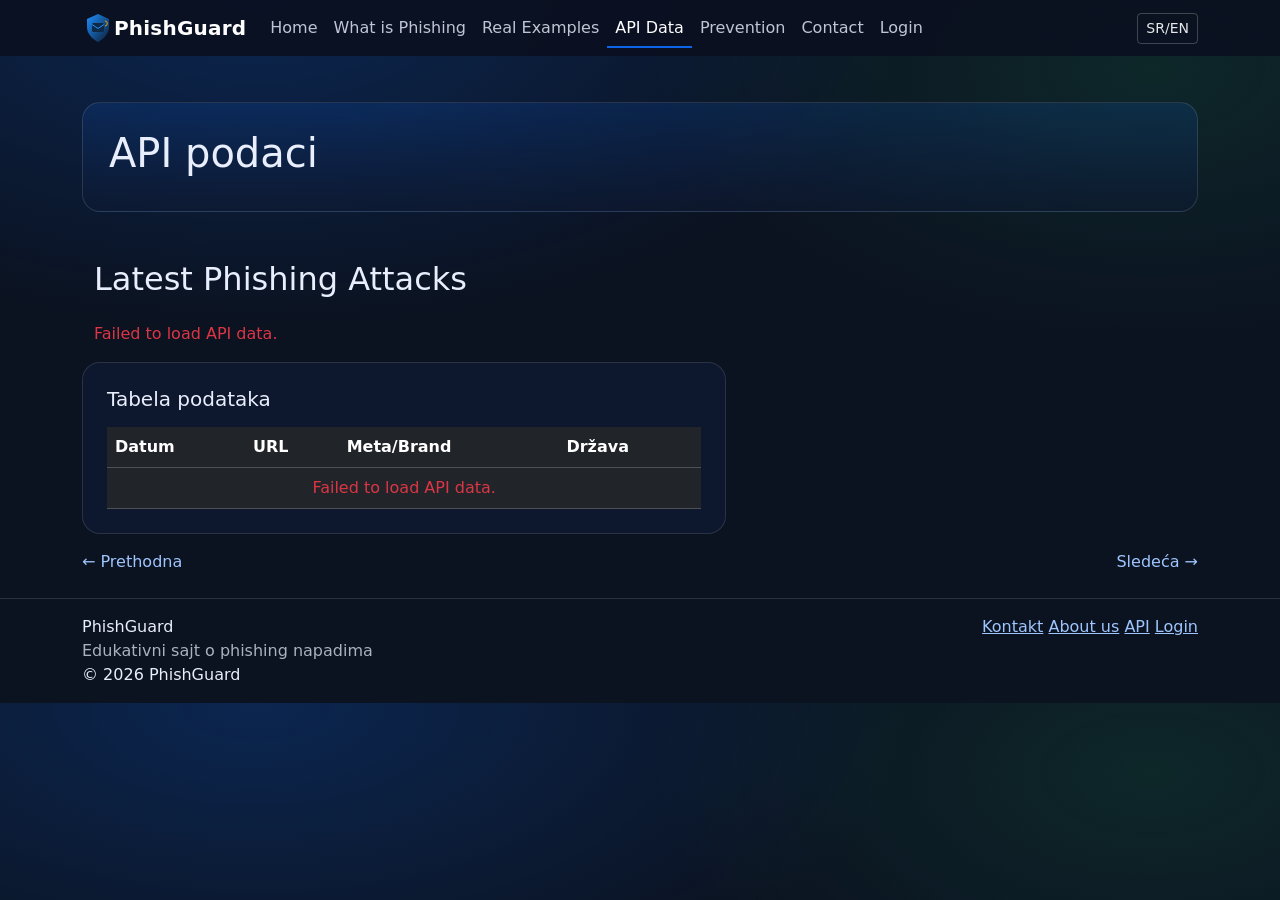
<file: api-data.html>
<!doctype html>
<html lang="sr">
    <head>
        <meta charset="utf-8" />
        <meta name="viewport" content="width=device-width, initial-scale=1" />
        <title>Podaci</title>
        <link
            href="https://cdn.jsdelivr.net/npm/bootstrap@5.3.3/dist/css/bootstrap.min.css"
            rel="stylesheet"
        />
        <link href="/assets/styles.css" rel="stylesheet" />
    </head>
    <body>
        <nav class="navbar navbar-expand-lg navbar-dark fixed-top">
            <div class="container">
                <img
                    src="/assets/phishguard_icon.svg"
                    alt="PhishGuard logo"
                    width="32"
                />
                <a class="navbar-brand" href="../index.html">PhishGuard</a>

                <button
                    class="navbar-toggler"
                    type="button"
                    data-bs-toggle="collapse"
                    data-bs-target="#navMain"
                >
                    <span class="navbar-toggler-icon"></span>
                </button>

                <div class="collapse navbar-collapse" id="navMain">
                    <ul class="navbar-nav me-auto mb-2 mb-lg-0">
                        <li class="nav-item">
                            <a class="nav-link" href="index.html">Home</a>
                        </li>
                        <li class="nav-item">
                            <a class="nav-link" href="what-is-phishing.html"
                                >What is Phishing</a
                            >
                        </li>
                        <li class="nav-item">
                            <a class="nav-link" href="real-examples.html"
                                >Real Examples</a
                            >
                        </li>
                        <li class="nav-item">
                            <a class="nav-link active" href="api-data.html"
                                >API Data</a
                            >
                        </li>
                        <li class="nav-item">
                            <a class="nav-link" href="prevention.html"
                                >Prevention</a
                            >
                        </li>
                        <li class="nav-item">
                            <a class="nav-link" href="contact.html">Contact</a>
                        </li>
                        <li class="nav-item">
                            <a class="nav-link" href="login.html">Login</a>
                        </li>
                    </ul>

                    <button
                        class="btn btn-outline-light btn-sm"
                        type="button"
                        id="translateBtn"
                        aria-label="Prevedi sadržaj"
                        title="Prevedi (SR/EN)"
                    >
                        SR/EN
                    </button>
                </div>
            </div>
        </nav>

        <main class="container py-4">
            <div class="hero mb-4">
                <h1 class="mb-2">API podaci</h1>
            </div>
            <div class="container mt-5">
                <h2 class="mb-4">Latest Phishing Attacks</h2>
                <div id="apiData">
                    <p>Loading data...</p>
                </div>
            </div>

            <div class="row g-3">
                <div class="col-lg-7">
                    <div class="card p-4 h-100">
                        <h5>Tabela podataka</h5>
                        <div class="table-responsive mt-2 mb-0">
                            <table
                                class="table table-dark table-hover align-middle mb-0"
                            >
                                <thead>
                                    <tr>
                                        <th>Datum</th>
                                        <th>URL</th>
                                        <th>Meta/Brand</th>
                                        <th>Država</th>
                                    </tr>
                                </thead>
                                <tbody id="apiRows">
                                    <tr>
                                        <td>—</td>
                                        <td colspan="3" class="text-muted">
                                            Redovi će se pojaviti nakon
                                            povezivanja API-ja.
                                        </td>
                                    </tr>
                                </tbody>
                            </table>
                        </div>
                    </div>
                </div>
            </div>
            <div class="d-flex justify-content-between mt-3">
                <a class="text-decoration-none" href="real-examples.html"
                    >← Prethodna</a
                >
                <a class="text-decoration-none" href="prevention.html"
                    >Sledeća →</a
                >
            </div>
        </main>

        <footer class="site-footer">
            <div
                class="container d-flex flex-column flex-md-row justify-content-between align-items-start gap-2"
            >
                <div>
                    <div class="footer-brand">PhishGuard</div>
                    <div class="text-muted">
                        Edukativni sajt o phishing napadima
                    </div>
                </div>

                <div class="footer-links">
                    <a href="/html/contact.html">Kontakt</a>
                    <a href="prevention.html">About us</a>
                    <a href="api-data.html">API</a>
                    <a href="login.html">Login</a>
                </div>
            </div>

            <div class="container footer-bottom">© 2026 PhishGuard</div>
        </footer>

        <script src="https://cdn.jsdelivr.net/npm/bootstrap@5.3.3/dist/js/bootstrap.bundle.min.js"></script>

        <script src="/scripts/api-data.js"></script>
    </body>
</html>
</file>
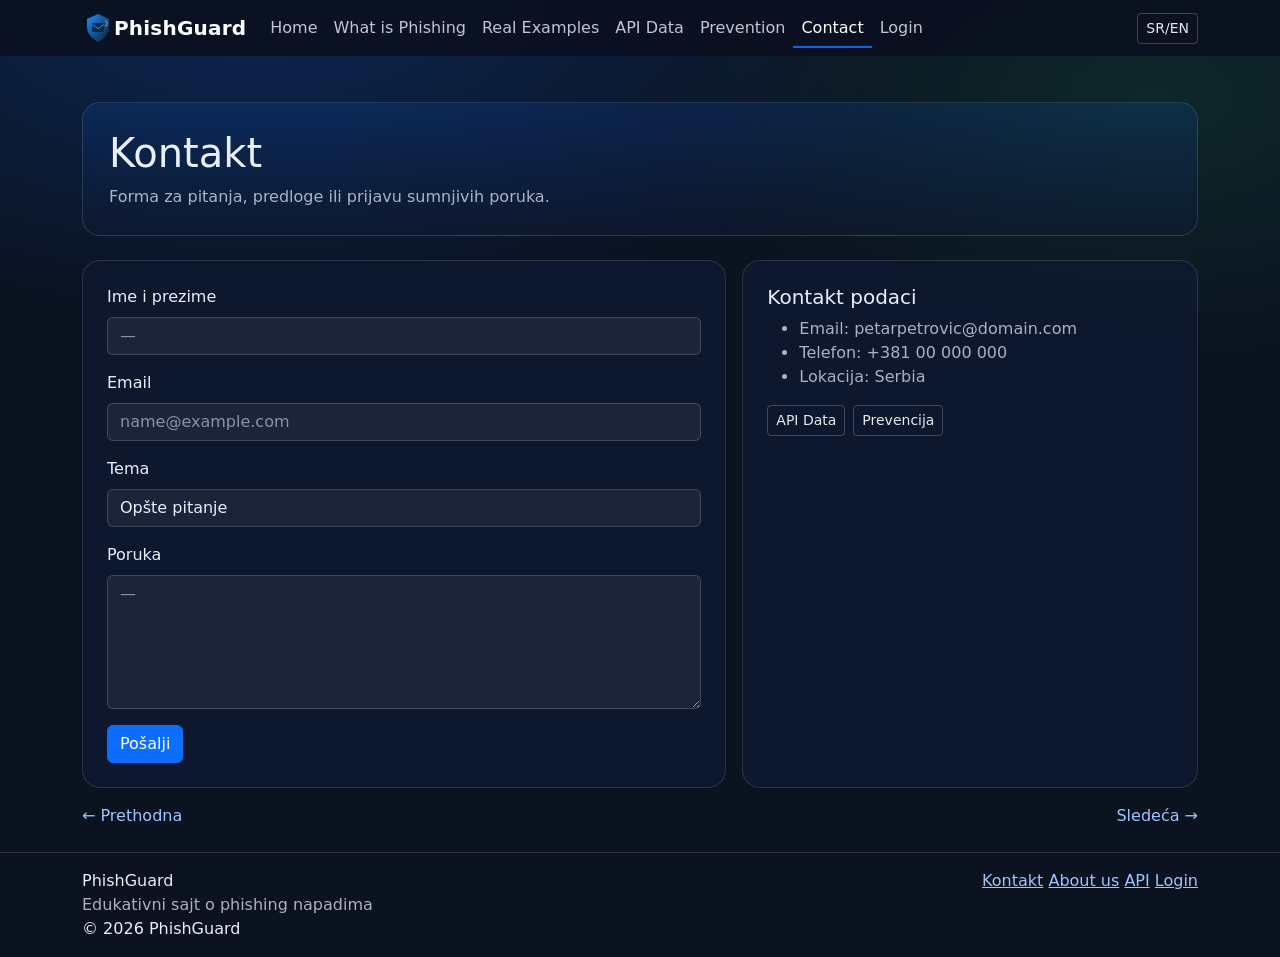
<file: contact.html>
<!doctype html>
<html lang="sr">
    <head>
        <meta charset="utf-8" />
        <meta name="viewport" content="width=device-width, initial-scale=1" />
        <title>Kontakt</title>
        <link
            href="https://cdn.jsdelivr.net/npm/bootstrap@5.3.3/dist/css/bootstrap.min.css"
            rel="stylesheet"
        />
        <link href="/assets/styles.css" rel="stylesheet" />
    </head>
    <body>
        <nav class="navbar navbar-expand-lg navbar-dark fixed-top">
            <div class="container">
                <img
                    src="/assets/phishguard_icon.svg"
                    alt="PhishGuard logo"
                    width="32"
                />
                <a class="navbar-brand" href="index.html">PhishGuard</a>

                <button
                    class="navbar-toggler"
                    type="button"
                    data-bs-toggle="collapse"
                    data-bs-target="#navMain"
                >
                    <span class="navbar-toggler-icon"></span>
                </button>

                <div class="collapse navbar-collapse" id="navMain">
                    <ul class="navbar-nav me-auto mb-2 mb-lg-0">
                        <li class="nav-item">
                            <a class="nav-link" href="index.html">Home</a>
                        </li>
                        <li class="nav-item">
                            <a class="nav-link" href="what-is-phishing.html"
                                >What is Phishing</a
                            >
                        </li>
                        <li class="nav-item">
                            <a class="nav-link" href="real-examples.html"
                                >Real Examples</a
                            >
                        </li>
                        <li class="nav-item">
                            <a class="nav-link" href="api-data.html"
                                >API Data</a
                            >
                        </li>
                        <li class="nav-item">
                            <a class="nav-link" href="prevention.html"
                                >Prevention</a
                            >
                        </li>
                        <li class="nav-item">
                            <a class="nav-link active" href="contact.html"
                                >Contact</a
                            >
                        </li>
                        <li class="nav-item">
                            <a class="nav-link" href="login.html">Login</a>
                        </li>
                    </ul>

                    <button
                        class="btn btn-outline-light btn-sm"
                        type="button"
                        id="translateBtn"
                        aria-label="Prevedi sadržaj"
                    >
                        SR/EN
                    </button>
                </div>
            </div>
        </nav>

        <main class="container py-4">
            <div class="hero mb-4">
                <h1 class="mb-2">Kontakt</h1>
                <p class="text-muted mb-0">
                    Forma za pitanja, predloge ili prijavu sumnjivih poruka.
                </p>
            </div>

            <div class="row g-3">
                <div class="col-lg-7">
                    <div class="card p-4">
                        <form action="#" method="post">
                            <div class="mb-3">
                                <label class="form-label">Ime i prezime</label>
                                <input
                                    class="form-control"
                                    type="text"
                                    placeholder="—"
                                />
                            </div>

                            <div class="mb-3">
                                <label class="form-label">Email</label>
                                <input
                                    class="form-control"
                                    type="email"
                                    placeholder="name@example.com"
                                />
                            </div>

                            <div class="mb-3">
                                <label class="form-label">Tema</label>
                                <select class="form-select">
                                    <option>Opšte pitanje</option>
                                    <option>Prijava phishing-a</option>
                                    <option>Predlog</option>
                                </select>
                            </div>

                            <div class="mb-3">
                                <label class="form-label">Poruka</label>
                                <textarea
                                    class="form-control"
                                    rows="5"
                                    placeholder="—"
                                ></textarea>
                            </div>

                            <button class="btn btn-primary" type="submit">
                                Pošalji
                            </button>
                        </form>
                    </div>
                </div>

                <div class="col-lg-5">
                    <div class="card p-4 h-100">
                        <h5>Kontakt podaci</h5>

                        <ul class="text-muted mb-0">
                            <li>Email: petarpetrovic@domain.com</li>
                            <li>Telefon: +381 00 000 000</li>
                            <li>Lokacija: Serbia</li>
                        </ul>

                        <div class="mt-3 d-flex flex-wrap gap-2">
                            <a
                                class="btn btn-outline-light btn-sm"
                                href="api-data.html"
                                >API Data</a
                            >
                            <a
                                class="btn btn-outline-light btn-sm"
                                href="prevention.html"
                                >Prevencija</a
                            >
                        </div>
                    </div>
                </div>
            </div>

            <div class="d-flex justify-content-between mt-3">
                <a class="text-decoration-none" href="prevention.html"
                    >← Prethodna</a
                >
                <a class="text-decoration-none" href="login.html">Sledeća →</a>
            </div>
        </main>

        <footer class="site-footer">
            <div
                class="container d-flex flex-column flex-md-row justify-content-between align-items-start gap-2"
            >
                <div>
                    <div class="footer-brand">PhishGuard</div>
                    <div class="text-muted">
                        Edukativni sajt o phishing napadima
                    </div>
                </div>

                <div class="footer-links">
                    <a href="contact.html">Kontakt</a>
                    <a href="prevention.html">About us</a>
                    <a href="api-data.html">API</a>
                    <a href="login.html">Login</a>
                </div>
            </div>

            <div class="container footer-bottom">© 2026 PhishGuard</div>
        </footer>

        <script src="https://cdn.jsdelivr.net/npm/bootstrap@5.3.3/dist/js/bootstrap.bundle.min.js"></script>
    </body>
</html>
</file>
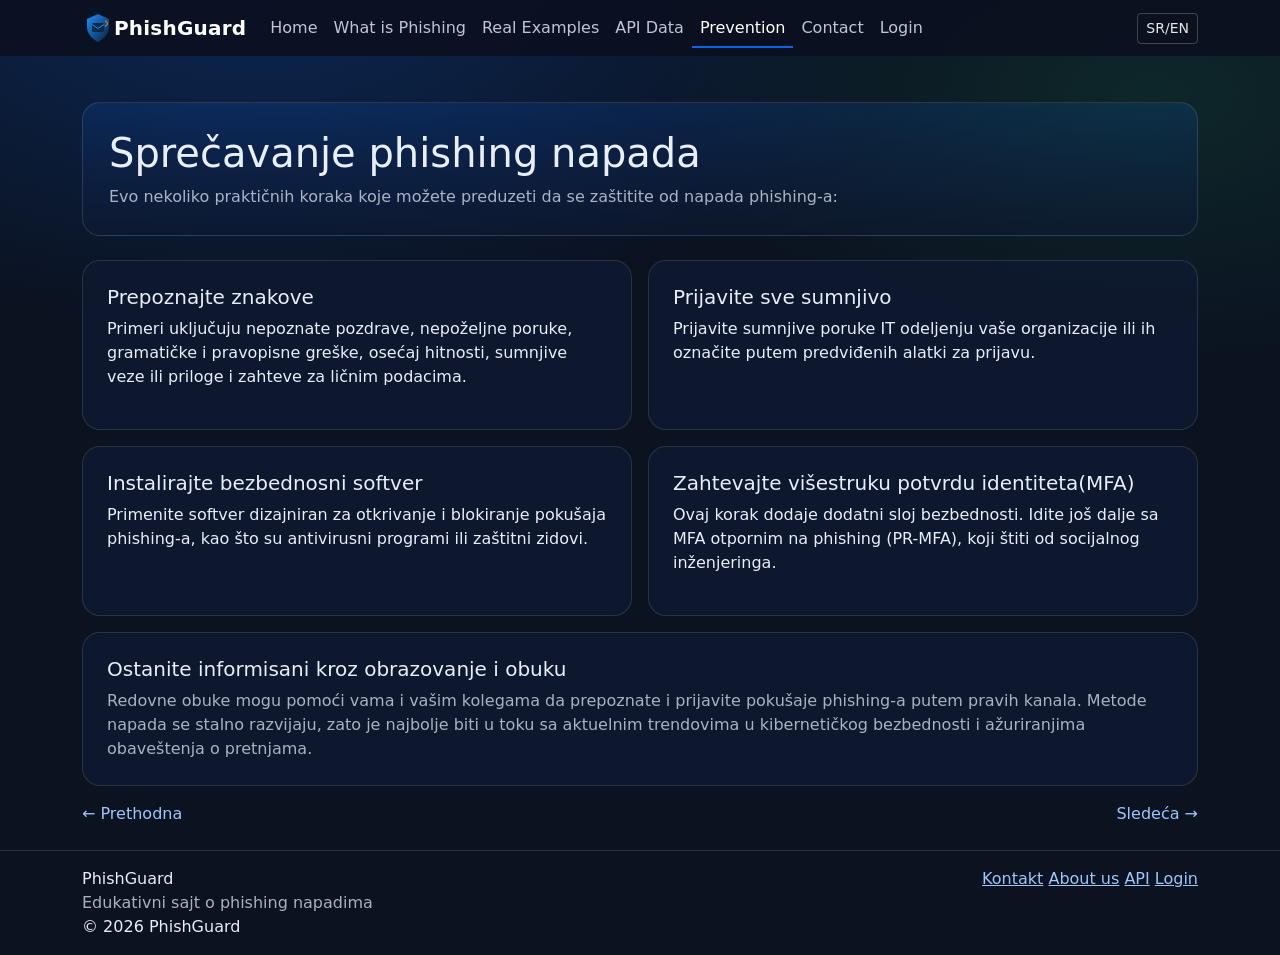
<file: prevention.html>
<!doctype html>
<html lang="sr">
    <head>
        <meta charset="utf-8" />
        <meta name="viewport" content="width=device-width, initial-scale=1" />
        <title>Sprečavanje phishing napada</title>
        <link
            href="https://cdn.jsdelivr.net/npm/bootstrap@5.3.3/dist/css/bootstrap.min.css"
            rel="stylesheet"
        />
        <link href="/assets/styles.css" rel="stylesheet" />
    </head>
    <body>
        <nav class="navbar navbar-expand-lg navbar-dark fixed-top">
            <div class="container">
                <img
                    src="/assets/phishguard_icon.svg"
                    alt="PhishGuard logo"
                    width="32"
                />
                <a class="navbar-brand" href="index.html">PhishGuard</a>

                <button
                    class="navbar-toggler"
                    type="button"
                    data-bs-toggle="collapse"
                    data-bs-target="#navMain"
                >
                    <span class="navbar-toggler-icon"></span>
                </button>

                <div class="collapse navbar-collapse" id="navMain">
                    <ul class="navbar-nav me-auto mb-2 mb-lg-0">
                        <li class="nav-item">
                            <a class="nav-link" href="index.html">Home</a>
                        </li>
                        <li class="nav-item">
                            <a class="nav-link" href="what-is-phishing.html"
                                >What is Phishing</a
                            >
                        </li>
                        <li class="nav-item">
                            <a class="nav-link" href="real-examples.html"
                                >Real Examples</a
                            >
                        </li>
                        <li class="nav-item">
                            <a class="nav-link" href="api-data.html"
                                >API Data</a
                            >
                        </li>
                        <li class="nav-item">
                            <a class="nav-link active" href="prevention.html"
                                >Prevention</a
                            >
                        </li>
                        <li class="nav-item">
                            <a class="nav-link" href="contact.html">Contact</a>
                        </li>
                        <li class="nav-item">
                            <a class="nav-link" href="login.html">Login</a>
                        </li>
                    </ul>

                    <button
                        class="btn btn-outline-light btn-sm"
                        type="button"
                        id="translateBtn"
                        aria-label="Prevedi sadržaj"
                    >
                        SR/EN
                    </button>
                </div>
            </div>
        </nav>

        <main class="container py-4">
            <div class="hero mb-4">
                <h1 class="mb-2">Sprečavanje phishing napada</h1>
                <p class="text-muted mb-0">
                    Evo nekoliko praktičnih koraka koje možete preduzeti da se
                    zaštitite od napada phishing-a:
                </p>
            </div>

            <div class="row g-3">
                <div class="col-lg-6">
                    <div class="card p-4 h-100">
                        <h5>Prepoznajte znakove</h5>
                        <p>
                            Primeri uključuju nepoznate pozdrave, nepoželjne
                            poruke, gramatičke i pravopisne greške, osećaj
                            hitnosti, sumnjive veze ili priloge i zahteve za
                            ličnim podacima.
                        </p>
                    </div>
                </div>
                <div class="col-lg-6">
                    <div class="card p-4 h-100">
                        <h5>Prijavite sve sumnjivo</h5>
                        <p>
                            Prijavite sumnjive poruke IT odeljenju vaše
                            organizacije ili ih označite putem predviđenih
                            alatki za prijavu.
                        </p>
                    </div>
                </div>
                <div class="col-lg-6">
                    <div class="card p-4 h-100">
                        <h5>Instalirajte bezbednosni softver</h5>
                        <p>
                            Primenite softver dizajniran za otkrivanje i
                            blokiranje pokušaja phishing-a, kao što su
                            antivirusni programi ili zaštitni zidovi.
                        </p>
                    </div>
                </div>
                <div class="col-lg-6">
                    <div class="card p-4 h-100">
                        <h5>Zahtevajte višestruku potvrdu identiteta(MFA)</h5>
                        <p>
                            Ovaj korak dodaje dodatni sloj bezbednosti. Idite
                            još dalje sa MFA otpornim na phishing (PR-MFA), koji
                            štiti od socijalnog inženjeringa.
                        </p>
                    </div>
                </div>
            </div>

            <div class="card p-4 mt-3">
                <h5>Ostanite informisani kroz obrazovanje i obuku</h5>
                <p class="text-muted mb-0">
                    Redovne obuke mogu pomoći vama i vašim kolegama da
                    prepoznate i prijavite pokušaje phishing-a putem pravih
                    kanala. Metode napada se stalno razvijaju, zato je najbolje
                    biti u toku sa aktuelnim trendovima u kibernetičkog
                    bezbednosti i ažuriranjima obaveštenja o pretnjama.
                </p>
            </div>

            <div class="d-flex justify-content-between mt-3">
                <a class="text-decoration-none" href="api-data.html"
                    >← Prethodna</a
                >
                <a class="text-decoration-none" href="contact.html"
                    >Sledeća →</a
                >
            </div>
        </main>

        <footer class="site-footer">
            <div
                class="container d-flex flex-column flex-md-row justify-content-between align-items-start gap-2"
            >
                <div>
                    <div class="footer-brand">PhishGuard</div>
                    <div class="text-muted">
                        Edukativni sajt o phishing napadima
                    </div>
                </div>

                <div class="footer-links">
                    <a href="contact.html">Kontakt</a>
                    <a href="prevention.html">About us</a>
                    <a href="api-data.html">API</a>
                    <a href="login.html">Login</a>
                </div>
            </div>

            <div class="container footer-bottom">© 2026 PhishGuard</div>
        </footer>
        <script src="https://cdn.jsdelivr.net/npm/bootstrap@5.3.3/dist/js/bootstrap.bundle.min.js"></script>
    </body>
</html>
</file>
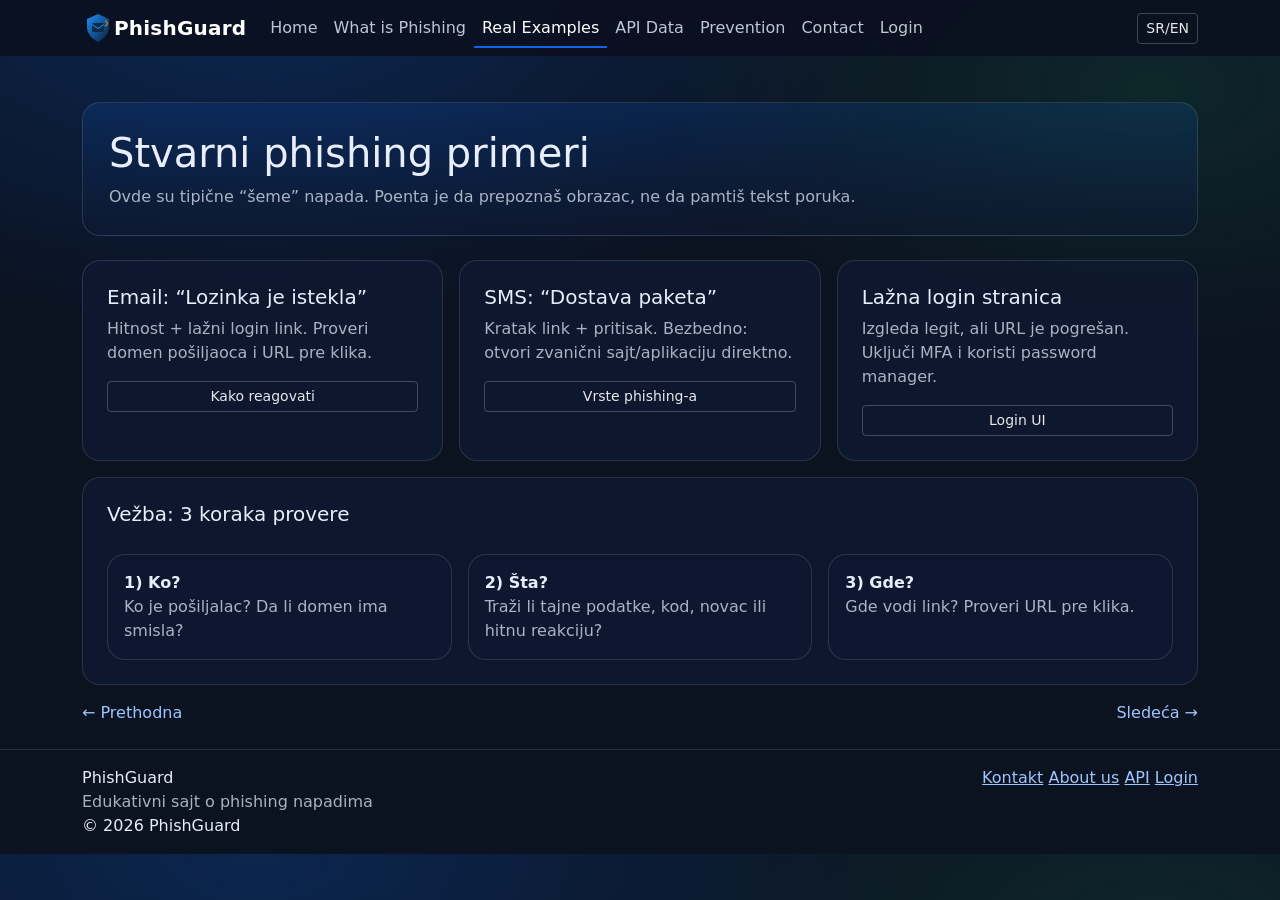
<file: real-examples.html>
<!doctype html>
<html lang="sr">
    <head>
        <meta charset="utf-8" />
        <meta name="viewport" content="width=device-width, initial-scale=1" />
        <title>Stvarni primeri</title>
        <link
            href="https://cdn.jsdelivr.net/npm/bootstrap@5.3.3/dist/css/bootstrap.min.css"
            rel="stylesheet"
        />
        <link href="/assets/styles.css" rel="stylesheet" />
    </head>
    <body>
        <nav class="navbar navbar-expand-lg navbar-dark fixed-top">
            <div class="container">
                <img
                    src="/assets/phishguard_icon.svg"
                    alt="PhishGuard logo"
                    width="32"
                />
                <a class="navbar-brand" href="index.html">PhishGuard</a>

                <button
                    class="navbar-toggler"
                    type="button"
                    data-bs-toggle="collapse"
                    data-bs-target="#navMain"
                >
                    <span class="navbar-toggler-icon"></span>
                </button>

                <div class="collapse navbar-collapse" id="navMain">
                    <ul class="navbar-nav me-auto mb-2 mb-lg-0">
                        <li class="nav-item">
                            <a class="nav-link" href="index.html">Home</a>
                        </li>
                        <li class="nav-item">
                            <a class="nav-link" href="what-is-phishing.html"
                                >What is Phishing</a
                            >
                        </li>
                        <li class="nav-item">
                            <a class="nav-link active" href="real-examples.html"
                                >Real Examples</a
                            >
                        </li>
                        <li class="nav-item">
                            <a class="nav-link" href="api-data.html"
                                >API Data</a
                            >
                        </li>
                        <li class="nav-item">
                            <a class="nav-link" href="prevention.html"
                                >Prevention</a
                            >
                        </li>
                        <li class="nav-item">
                            <a class="nav-link" href="contact.html">Contact</a>
                        </li>
                        <li class="nav-item">
                            <a class="nav-link" href="login.html">Login</a>
                        </li>
                    </ul>

                    <button
                        class="btn btn-outline-light btn-sm"
                        type="button"
                        id="translateBtn"
                        aria-label="Prevedi sadržaj"
                    >
                        SR/EN
                    </button>
                </div>
            </div>
        </nav>

        <main class="container py-4">
            <div class="hero mb-4">
                <h1 class="mb-2">Stvarni phishing primeri</h1>
                <p class="text-muted mb-0">
                    Ovde su tipične “šeme” napada. Poenta je da prepoznaš
                    obrazac, ne da pamtiš tekst poruka.
                </p>
            </div>

            <div class="row g-3">
                <div class="col-lg-4">
                    <div class="card p-4 h-100">
                        <h5>Email: “Lozinka je istekla”</h5>
                        <p class="text-muted">
                            Hitnost + lažni login link. Proveri domen pošiljaoca
                            i URL pre klika.
                        </p>
                        <a
                            class="btn btn-sm btn-outline-light"
                            href="prevention.html"
                            >Kako reagovati</a
                        >
                    </div>
                </div>
                <div class="col-lg-4">
                    <div class="card p-4 h-100">
                        <h5>SMS: “Dostava paketa”</h5>
                        <p class="text-muted">
                            Kratak link + pritisak. Bezbedno: otvori zvanični
                            sajt/aplikaciju direktno.
                        </p>
                        <a
                            class="btn btn-sm btn-outline-light"
                            href="what-is-phishing.html"
                            >Vrste phishing-a</a
                        >
                    </div>
                </div>
                <div class="col-lg-4">
                    <div class="card p-4 h-100">
                        <h5>Lažna login stranica</h5>
                        <p class="text-muted">
                            Izgleda legit, ali URL je pogrešan. Uključi MFA i
                            koristi password manager.
                        </p>
                        <a
                            class="btn btn-sm btn-outline-light"
                            href="login.html"
                            >Login UI</a
                        >
                    </div>
                </div>
            </div>

            <div class="card p-4 mt-3">
                <h5>Vežba: 3 koraka provere</h5>
                <div class="row g-3 mt-1">
                    <div class="col-md-4">
                        <div class="card p-3 h-100">
                            <strong>1) Ko?</strong>
                            <div class="text-muted">
                                Ko je pošiljalac? Da li domen ima smisla?
                            </div>
                        </div>
                    </div>
                    <div class="col-md-4">
                        <div class="card p-3 h-100">
                            <strong>2) Šta?</strong>
                            <div class="text-muted">
                                Traži li tajne podatke, kod, novac ili hitnu
                                reakciju?
                            </div>
                        </div>
                    </div>
                    <div class="col-md-4">
                        <div class="card p-3 h-100">
                            <strong>3) Gde?</strong>
                            <div class="text-muted">
                                Gde vodi link? Proveri URL pre klika.
                            </div>
                        </div>
                    </div>
                </div>
            </div>

            <div class="d-flex justify-content-between mt-3">
                <a class="text-decoration-none" href="what-is-phishing.html"
                    >← Prethodna</a
                >
                <a class="text-decoration-none" href="api-data.html"
                    >Sledeća →</a
                >
            </div>
        </main>

        <footer class="site-footer">
            <div
                class="container d-flex flex-column flex-md-row justify-content-between align-items-start gap-2"
            >
                <div>
                    <div class="footer-brand">PhishGuard</div>
                    <div class="text-muted">
                        Edukativni sajt o phishing napadima
                    </div>
                </div>

                <div class="footer-links">
                    <a href="contact.html">Kontakt</a>
                    <a href="prevention.html">About us</a>
                    <a href="api-data.html">API</a>
                    <a href="login.html">Login</a>
                </div>
            </div>

            <div class="container footer-bottom">© 2026 PhishGuard</div>
        </footer>

        <script src="https://cdn.jsdelivr.net/npm/bootstrap@5.3.3/dist/js/bootstrap.bundle.min.js"></script>
    </body>
</html>
</file>
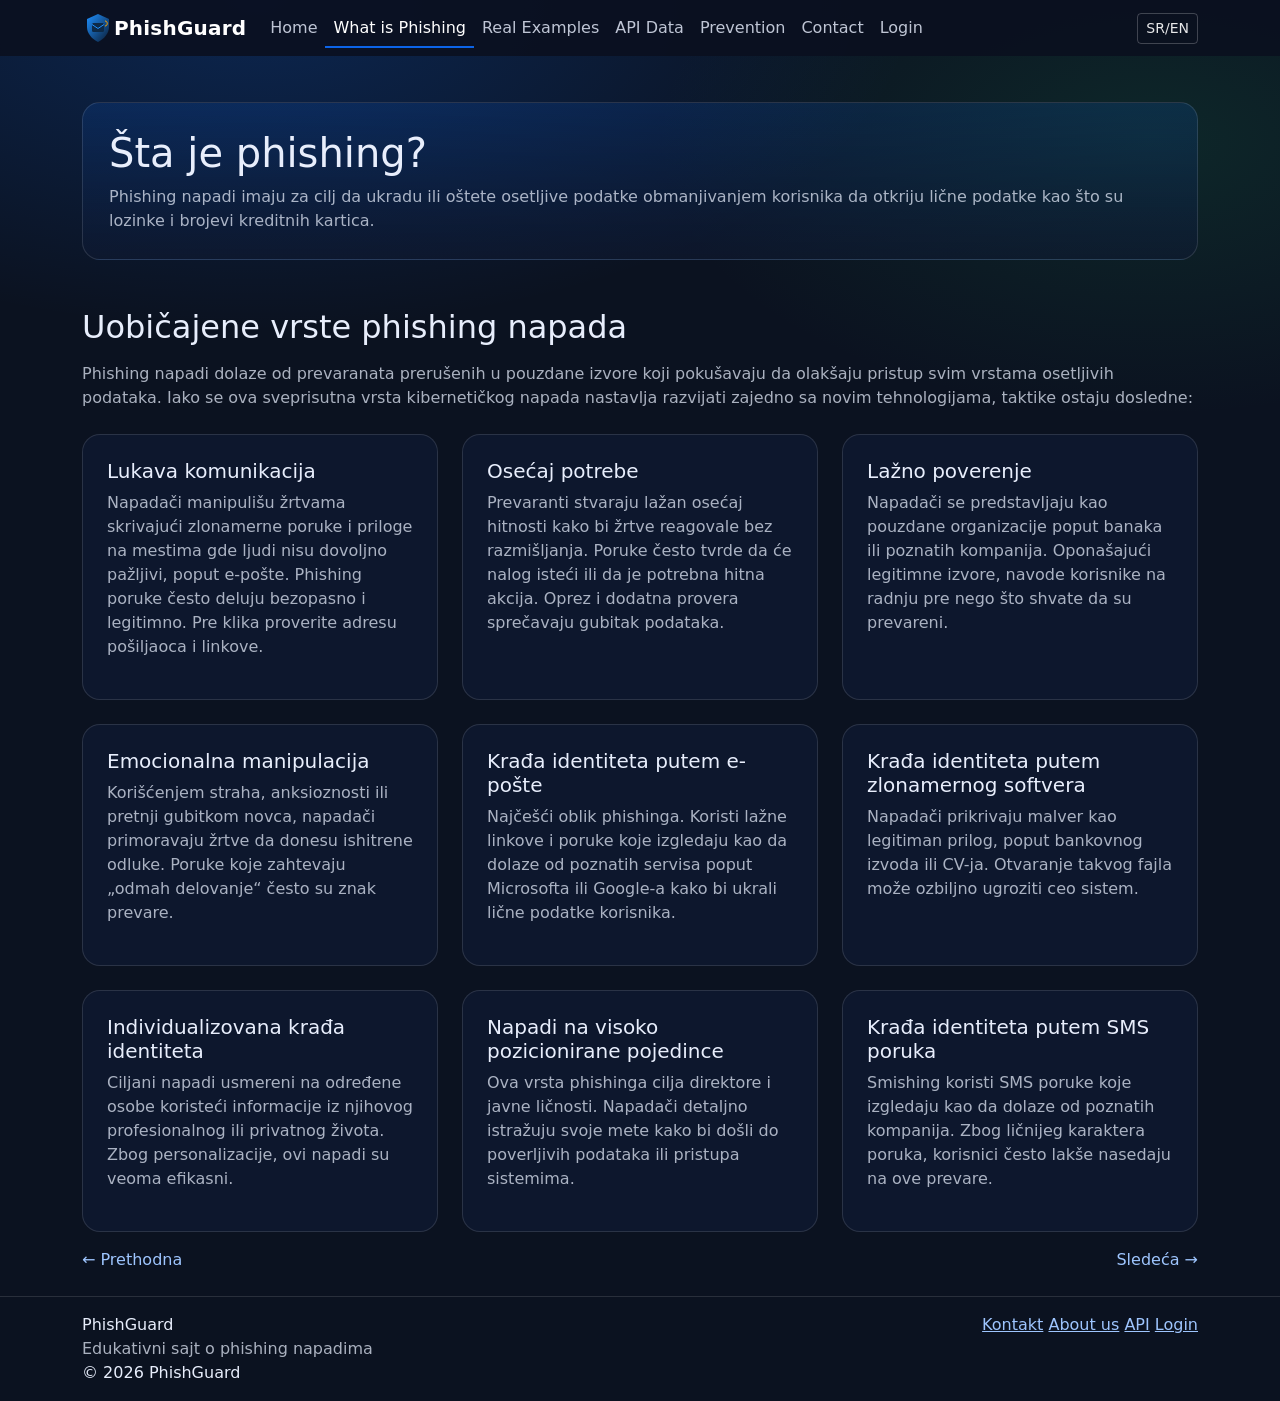
<file: what-is-phishing.html>
<!doctype html>
<html lang="sr">
    <head>
        <meta charset="utf-8" />
        <meta name="viewport" content="width=device-width, initial-scale=1" />
        <title>Šta je phishing</title>
        </title>
        <link
            href="https://cdn.jsdelivr.net/npm/bootstrap@5.3.3/dist/css/bootstrap.min.css"
            rel="stylesheet"
        />
        <link href="/assets/styles.css" rel="stylesheet" />
    </head>
    <body>
        <nav class="navbar navbar-expand-lg navbar-dark fixed-top">
            <div class="container">
                <img
                    src="/assets/phishguard_icon.svg"
                    alt="PhishGuard logo"
                    width="32"
                />
                <a class="navbar-brand" href="index.html">PhishGuard</a>

                <button
                    class="navbar-toggler"
                    type="button"
                    data-bs-toggle="collapse"
                    data-bs-target="#navMain"
                >
                    <span class="navbar-toggler-icon"></span>
                </button>

                <div class="collapse navbar-collapse" id="navMain">
                    <ul class="navbar-nav me-auto mb-2 mb-lg-0">
                        <li class="nav-item">
                            <a class="nav-link" href="index.html">Home</a>
                        </li>
                        <li class="nav-item">
                            <a
                                class="nav-link active"
                                href="what-is-phishing.html"
                                >What is Phishing</a
                            >
                        </li>
                        <li class="nav-item">
                            <a class="nav-link" href="real-examples.html"
                                >Real Examples</a
                            >
                        </li>
                        <li class="nav-item">
                            <a class="nav-link" href="api-data.html"
                                >API Data</a
                            >
                        </li>
                        <li class="nav-item">
                            <a class="nav-link" href="prevention.html"
                                >Prevention</a
                            >
                        </li>
                        <li class="nav-item">
                            <a class="nav-link" href="contact.html">Contact</a>
                        </li>
                        <li class="nav-item">
                            <a class="nav-link" href="login.html">Login</a>
                        </li>
                    </ul>

                    <button
                        class="btn btn-outline-light btn-sm"
                        type="button"
                        id="translateBtn"
                        aria-label="Prevedi sadržaj"
                    >
                        SR/EN
                    </button>
                </div>
            </div>
        </nav>

        <main class="container py-4">
            <div class="hero mb-4">
                <h1 class="mb-2" data-i18n="wip.title">Šta je phishing?</h1>
                <p class="text-muted mb-0" data-i18n="wip.lead">
                    Phishing napadi imaju za cilj da ukradu ili oštete osetljive
                    podatke obmanjivanjem korisnika da otkriju lične podatke kao
                    što su lozinke i brojevi kreditnih kartica.
                </p>
            </div>

            <section class="mt-5">
                <div class="mb-4">
                    <h2 class="mb-3">Uobičajene vrste phishing napada</h2>
                    <p class="text-muted">
                        Phishing napadi dolaze od prevaranata prerušenih u
                        pouzdane izvore koji pokušavaju da olakšaju pristup svim
                        vrstama osetljivih podataka. Iako se ova sveprisutna
                        vrsta kibernetičkog napada nastavlja razvijati zajedno
                        sa novim tehnologijama, taktike ostaju dosledne:
                    </p>
                </div>

                <div class="row g-4">
                    <div class="col-lg-6 col-xl-4">
                        <div class="card p-4 h-100">
                            <h5>Lukava komunikacija</h5>
                            <p class="text-muted">
                                Napadači manipulišu žrtvama skrivajući
                                zlonamerne poruke i priloge na mestima gde ljudi
                                nisu dovoljno pažljivi, poput e-pošte. Phishing
                                poruke često deluju bezopasno i legitimno. Pre
                                klika proverite adresu pošiljaoca i linkove.
                            </p>
                        </div>
                    </div>

                    <div class="col-lg-6 col-xl-4">
                        <div class="card p-4 h-100">
                            <h5>Osećaj potrebe</h5>
                            <p class="text-muted">
                                Prevaranti stvaraju lažan osećaj hitnosti kako
                                bi žrtve reagovale bez razmišljanja. Poruke
                                često tvrde da će nalog isteći ili da je
                                potrebna hitna akcija. Oprez i dodatna provera
                                sprečavaju gubitak podataka.
                            </p>
                        </div>
                    </div>

                    <div class="col-lg-6 col-xl-4">
                        <div class="card p-4 h-100">
                            <h5>Lažno poverenje</h5>
                            <p class="text-muted">
                                Napadači se predstavljaju kao pouzdane
                                organizacije poput banaka ili poznatih
                                kompanija. Oponašajući legitimne izvore, navode
                                korisnike na radnju pre nego što shvate da su
                                prevareni.
                            </p>
                        </div>
                    </div>

                    <div class="col-lg-6 col-xl-4">
                        <div class="card p-4 h-100">
                            <h5>Emocionalna manipulacija</h5>
                            <p class="text-muted">
                                Korišćenjem straha, anksioznosti ili pretnji
                                gubitkom novca, napadači primoravaju žrtve da
                                donesu ishitrene odluke. Poruke koje zahtevaju
                                „odmah delovanje“ često su znak prevare.
                            </p>
                        </div>
                    </div>

                    <div class="col-lg-6 col-xl-4">
                        <div class="card p-4 h-100">
                            <h5>Krađa identiteta putem e-pošte</h5>
                            <p class="text-muted">
                                Najčešći oblik phishinga. Koristi lažne linkove
                                i poruke koje izgledaju kao da dolaze od
                                poznatih servisa poput Microsofta ili Google-a
                                kako bi ukrali lične podatke korisnika.
                            </p>
                        </div>
                    </div>

                    <div class="col-lg-6 col-xl-4">
                        <div class="card p-4 h-100">
                            <h5>Krađa identiteta putem zlonamernog softvera</h5>
                            <p class="text-muted">
                                Napadači prikrivaju malver kao legitiman prilog,
                                poput bankovnog izvoda ili CV-ja. Otvaranje
                                takvog fajla može ozbiljno ugroziti ceo sistem.
                            </p>
                        </div>
                    </div>

                    <div class="col-lg-6 col-xl-4">
                        <div class="card p-4 h-100">
                            <h5>Individualizovana krađa identiteta</h5>
                            <p class="text-muted">
                                Ciljani napadi usmereni na određene osobe
                                koristeći informacije iz njihovog profesionalnog
                                ili privatnog života. Zbog personalizacije, ovi
                                napadi su veoma efikasni.
                            </p>
                        </div>
                    </div>

                    <div class="col-lg-6 col-xl-4">
                        <div class="card p-4 h-100">
                            <h5>Napadi na visoko pozicionirane pojedince</h5>
                            <p class="text-muted">
                                Ova vrsta phishinga cilja direktore i javne
                                ličnosti. Napadači detaljno istražuju svoje mete
                                kako bi došli do poverljivih podataka ili
                                pristupa sistemima.
                            </p>
                        </div>
                    </div>

                    <div class="col-lg-6 col-xl-4">
                        <div class="card p-4 h-100">
                            <h5>Krađa identiteta putem SMS poruka</h5>
                            <p class="text-muted">
                                Smishing koristi SMS poruke koje izgledaju kao
                                da dolaze od poznatih kompanija. Zbog ličnijeg
                                karaktera poruka, korisnici često lakše nasedaju
                                na ove prevare.
                            </p>
                        </div>
                    </div>

                </div>
            </section>
            <div class="d-flex justify-content-between mt-3">
                <a class="text-decoration-none" href="what-is-phishing.html"
                    >← Prethodna</a
                >
                <a class="text-decoration-none" href="api-data.html"
                    >Sledeća →</a
                >
            </div>
        </main>
        <footer class="site-footer">
            <div
                class="container d-flex flex-column flex-md-row justify-content-between align-items-start gap-2"
            >
                <div>
                    <div class="footer-brand">PhishGuard</div>
                    <div class="text-muted">
                        Edukativni sajt o phishing napadima
                    </div>
                </div>

                <div class="footer-links">
                    <a href="contact.html">Kontakt</a>
                    <a href="prevention.html">About us</a>
                    <a href="api-data.html">API</a>
                    <a href="login.html">Login</a>
                </div>
            </div>

            <div class="container footer-bottom">© 2026 PhishGuard</div>
        </footer>
        <script src="https://cdn.jsdelivr.net/npm/bootstrap@5.3.2/dist/js/bootstrap.bundle.min.js"></script>
        
        

    </body>
</html>
</file>
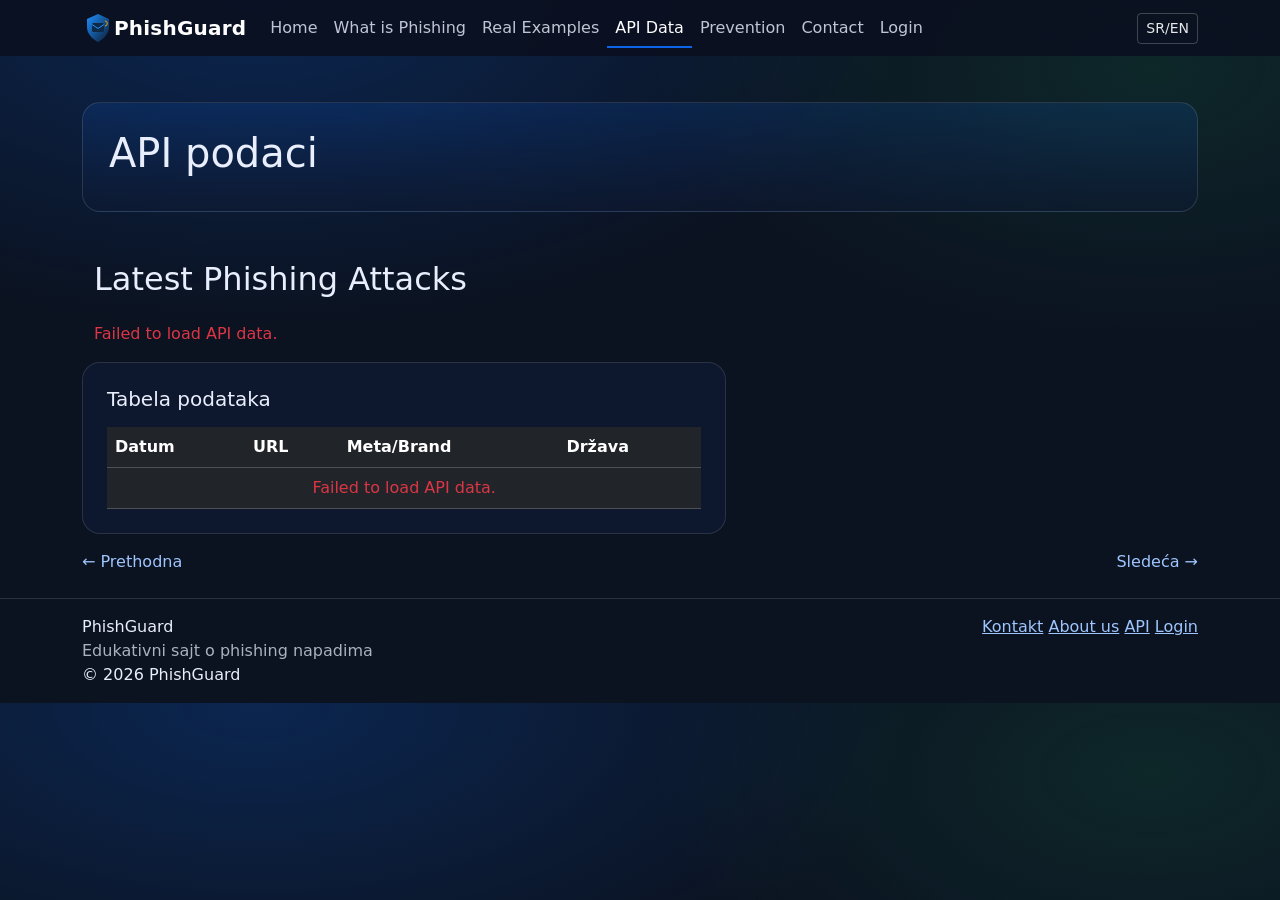
<file: html/api-data.html>
<!doctype html>
<html lang="sr">
    <head>
        <meta charset="utf-8" />
        <meta name="viewport" content="width=device-width, initial-scale=1" />
        <title>Podaci</title>
        <link
            href="https://cdn.jsdelivr.net/npm/bootstrap@5.3.3/dist/css/bootstrap.min.css"
            rel="stylesheet"
        />
        <link href="/assets/styles.css" rel="stylesheet" />
    </head>
    <body>
        <nav class="navbar navbar-expand-lg navbar-dark fixed-top">
            <div class="container">
                <img
                    src="/assets/phishguard_icon.svg"
                    alt="PhishGuard logo"
                    width="32"
                />
                <a class="navbar-brand" href="../index.html">PhishGuard</a>

                <button
                    class="navbar-toggler"
                    type="button"
                    data-bs-toggle="collapse"
                    data-bs-target="#navMain"
                >
                    <span class="navbar-toggler-icon"></span>
                </button>

                <div class="collapse navbar-collapse" id="navMain">
                    <ul class="navbar-nav me-auto mb-2 mb-lg-0">
                        <li class="nav-item">
                            <a class="nav-link" href="../index.html">Home</a>
                        </li>
                        <li class="nav-item">
                            <a class="nav-link" href="what-is-phishing.html"
                                >What is Phishing</a
                            >
                        </li>
                        <li class="nav-item">
                            <a class="nav-link" href="real-examples.html"
                                >Real Examples</a
                            >
                        </li>
                        <li class="nav-item">
                            <a class="nav-link active" href="api-data.html"
                                >API Data</a
                            >
                        </li>
                        <li class="nav-item">
                            <a class="nav-link" href="prevention.html"
                                >Prevention</a
                            >
                        </li>
                        <li class="nav-item">
                            <a class="nav-link" href="contact.html">Contact</a>
                        </li>
                        <li class="nav-item">
                            <a class="nav-link" href="login.html">Login</a>
                        </li>
                    </ul>

                    <button
                        class="btn btn-outline-light btn-sm"
                        type="button"
                        id="translateBtn"
                        aria-label="Prevedi sadržaj"
                        title="Prevedi (SR/EN)"
                    >
                        SR/EN
                    </button>
                </div>
            </div>
        </nav>

        <main class="container py-4">
            <div class="hero mb-4">
                <h1 class="mb-2">API podaci</h1>
            </div>
            <div class="container mt-5">
                <h2 class="mb-4">Latest Phishing Attacks</h2>
                <div id="apiData">
                    <p>Loading data...</p>
                </div>
            </div>

            <div class="row g-3">
                <div class="col-lg-7">
                    <div class="card p-4 h-100">
                        <h5>Tabela podataka</h5>
                        <div class="table-responsive mt-2 mb-0">
                            <table
                                class="table table-dark table-hover align-middle mb-0"
                            >
                                <thead>
                                    <tr>
                                        <th>Datum</th>
                                        <th>URL</th>
                                        <th>Meta/Brand</th>
                                        <th>Država</th>
                                    </tr>
                                </thead>
                                <tbody id="apiRows">
                                    <tr>
                                        <td>—</td>
                                        <td colspan="3" class="text-muted">
                                            Redovi će se pojaviti nakon
                                            povezivanja API-ja.
                                        </td>
                                    </tr>
                                </tbody>
                            </table>
                        </div>
                    </div>
                </div>
            </div>
            <div class="d-flex justify-content-between mt-3">
                <a class="text-decoration-none" href="real-examples.html"
                    >← Prethodna</a
                >
                <a class="text-decoration-none" href="prevention.html"
                    >Sledeća →</a
                >
            </div>
        </main>

        <footer class="site-footer">
            <div
                class="container d-flex flex-column flex-md-row justify-content-between align-items-start gap-2"
            >
                <div>
                    <div class="footer-brand">PhishGuard</div>
                    <div class="text-muted">
                        Edukativni sajt o phishing napadima
                    </div>
                </div>

                <div class="footer-links">
                    <a href="/html/contact.html">Kontakt</a>
                    <a href="prevention.html">About us</a>
                    <a href="api-data.html">API</a>
                    <a href="login.html">Login</a>
                </div>
            </div>

            <div class="container footer-bottom">© 2026 PhishGuard</div>
        </footer>

        <script src="https://cdn.jsdelivr.net/npm/bootstrap@5.3.3/dist/js/bootstrap.bundle.min.js"></script>

        <script src="/scripts/api-data.js"></script>
    </body>
</html>
</file>
<file: assets/styles.css>
:root {
    --brand: #0d6efd;
    --bg: #0b1220;
    --card: #0f1a33;
    --text: #e8eefc;
    --muted: rgba(232, 238, 252, 0.72);
    --border: rgba(255, 255, 255, 0.12);
}

body {
    height: 100%;
}

body {
    padding-top: 78px;
    background:
        radial-gradient(
            1200px 600px at 20% 0%,
            rgba(13, 110, 253, 0.22),
            transparent 55%
        ),
        radial-gradient(
            900px 500px at 90% 10%,
            rgba(25, 135, 84, 0.18),
            transparent 55%
        ),
        var(--bg);
    color: var(--text);
}

a {
    color: #9ec5fe;
}
a:hover {
    color: #cfe2ff;
}

.navbar {
    backdrop-filter: none;
    background: rgba(10, 16, 32, 0.9) !important;
}

.navbar-brand {
    font-weight: 700;
    letter-spacing: 0.2px;
}

.nav-link {
    color: rgba(232, 238, 252, 0.82) !important;
}
.nav-link:hover {
    color: var(--text) !important;
}

.nav-link.active {
    color: #ffffff !important;
    border-bottom: 2px solid rgba(13, 110, 253, 0.9);
    padding-bottom: 0.35rem;
}

.hero {
    border: 1px solid var(--border);
    background: linear-gradient(
        180deg,
        rgba(13, 110, 253, 0.14),
        rgba(15, 26, 51, 0.55)
    );
    border-radius: 18px;
    padding: 26px;
}

.card {
    background: rgba(15, 26, 51, 0.72);
    border: 1px solid var(--border);
    color: var(--text);
    border-radius: 18px;
}

.badge-soft {
    background: rgba(13, 110, 253, 0.18);
    border: 1px solid rgba(13, 110, 253, 0.35);
    color: #cfe2ff;
}

.text-muted {
    color: var(--muted) !important;
}

.btn-outline-light {
    border-color: rgba(255, 255, 255, 0.22);
    color: rgba(255, 255, 255, 0.9);
}
.btn-outline-light:hover {
    border-color: rgba(255, 255, 255, 0.35);
}

.site-footer {
    border-top: 1px solid var(--border);
    background: transparent;
    padding: 16px 0;
    margin-top: 0;
}

*/ .lang-toggle input {
    position: absolute;
    opacity: 0;
    pointer-events: none;
}

.lang-toggle .btn {
    padding: 0.35rem 0.6rem;
    border-radius: 999px;
    font-weight: 600;
}

.lang-toggle .btn + .btn {
    margin-left: 0.35rem;
}

#lang-en:checked ~ .page .sr {
    display: none;
}
#lang-sr:checked ~ .page .en {
    display: none;
}

#lang-en:checked ~ .page .btn-lang-en {
    background: rgba(13, 110, 253, 0.25);
    border-color: rgba(13, 110, 253, 0.45);
}
#lang-sr:checked ~ .page .btn-lang-sr {
    background: rgba(13, 110, 253, 0.25);
    border-color: rgba(13, 110, 253, 0.45);
}

.form-control,
.form-select {
    background: rgba(255, 255, 255, 0.06);
    border: 1px solid rgba(255, 255, 255, 0.16);
    color: var(--text);
}
.form-control:focus,
.form-select:focus {
    background: rgba(255, 255, 255, 0.08);
    border-color: rgba(13, 110, 253, 0.55);
    box-shadow: 0 0 0 0.25rem rgba(13, 110, 253, 0.2);
    color: var(--text);
}
.form-control::placeholder {
    color: rgba(232, 238, 252, 0.55);
}
</file>
